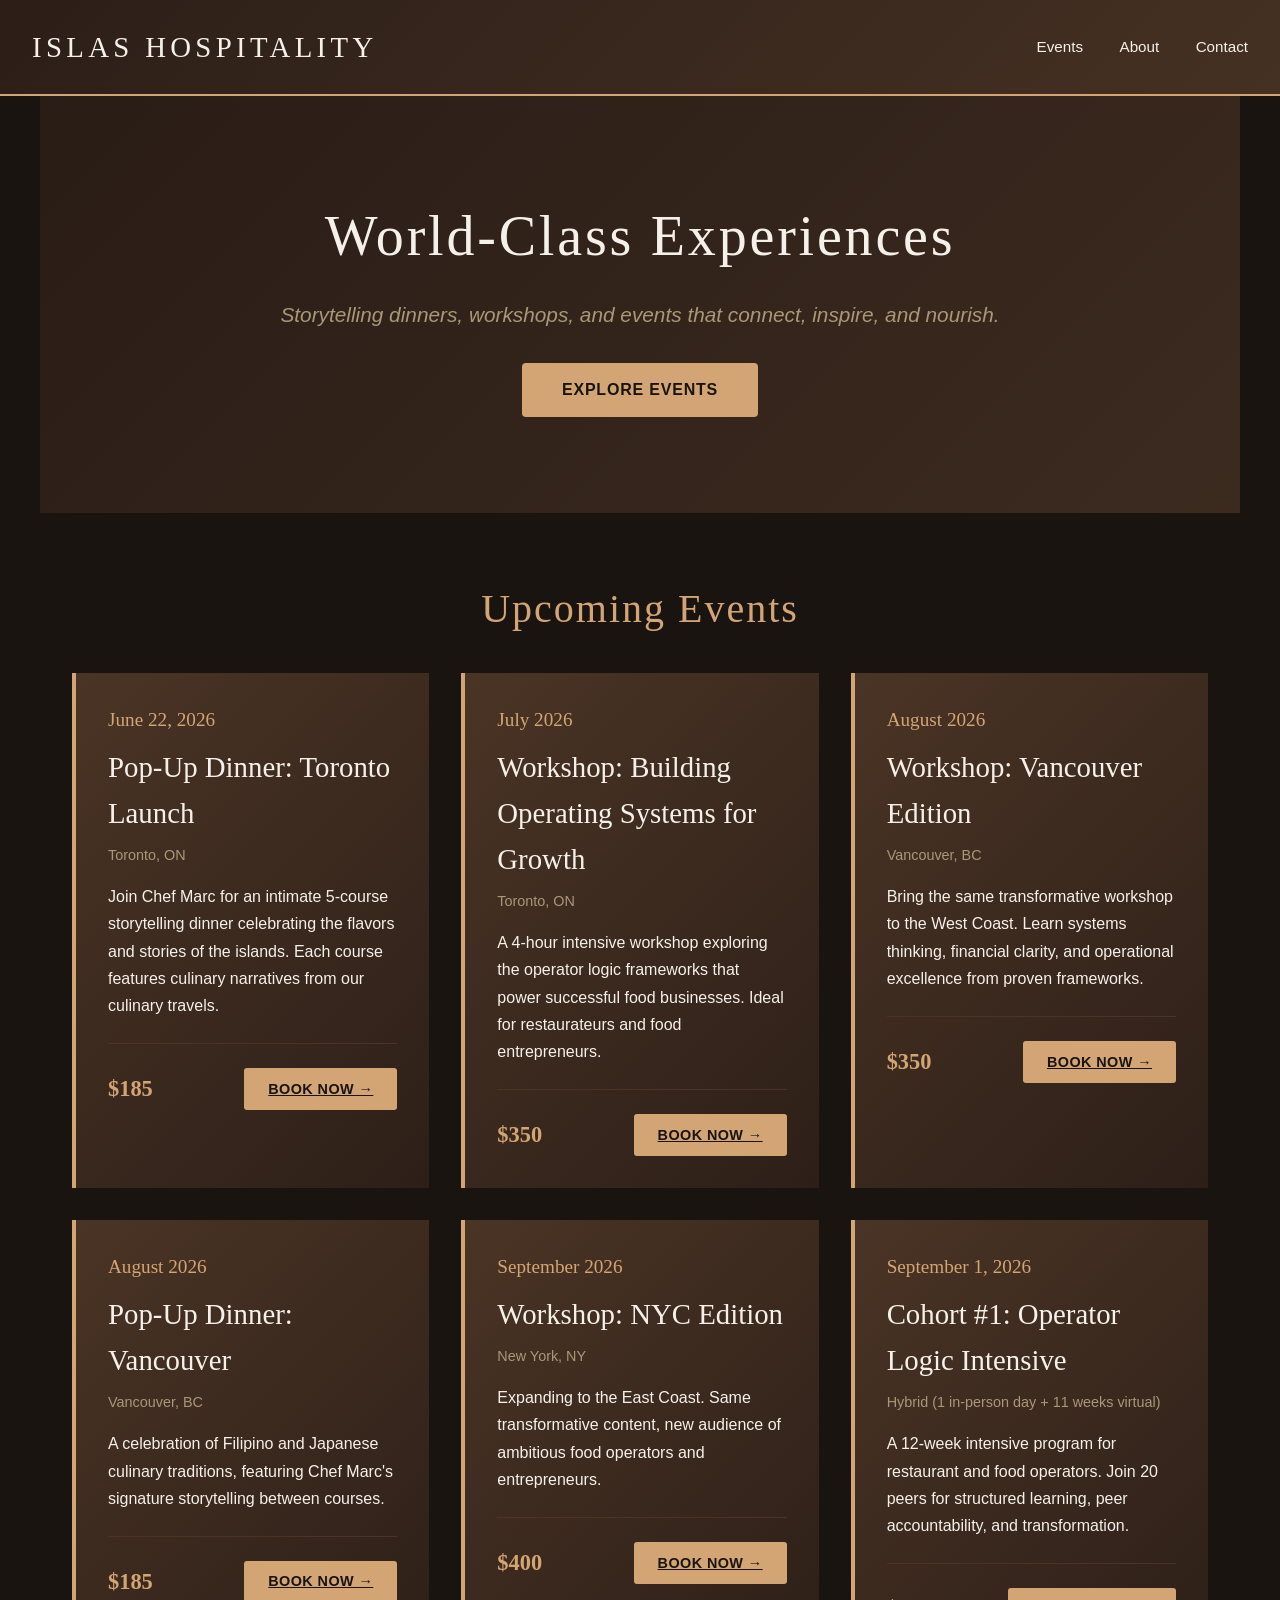
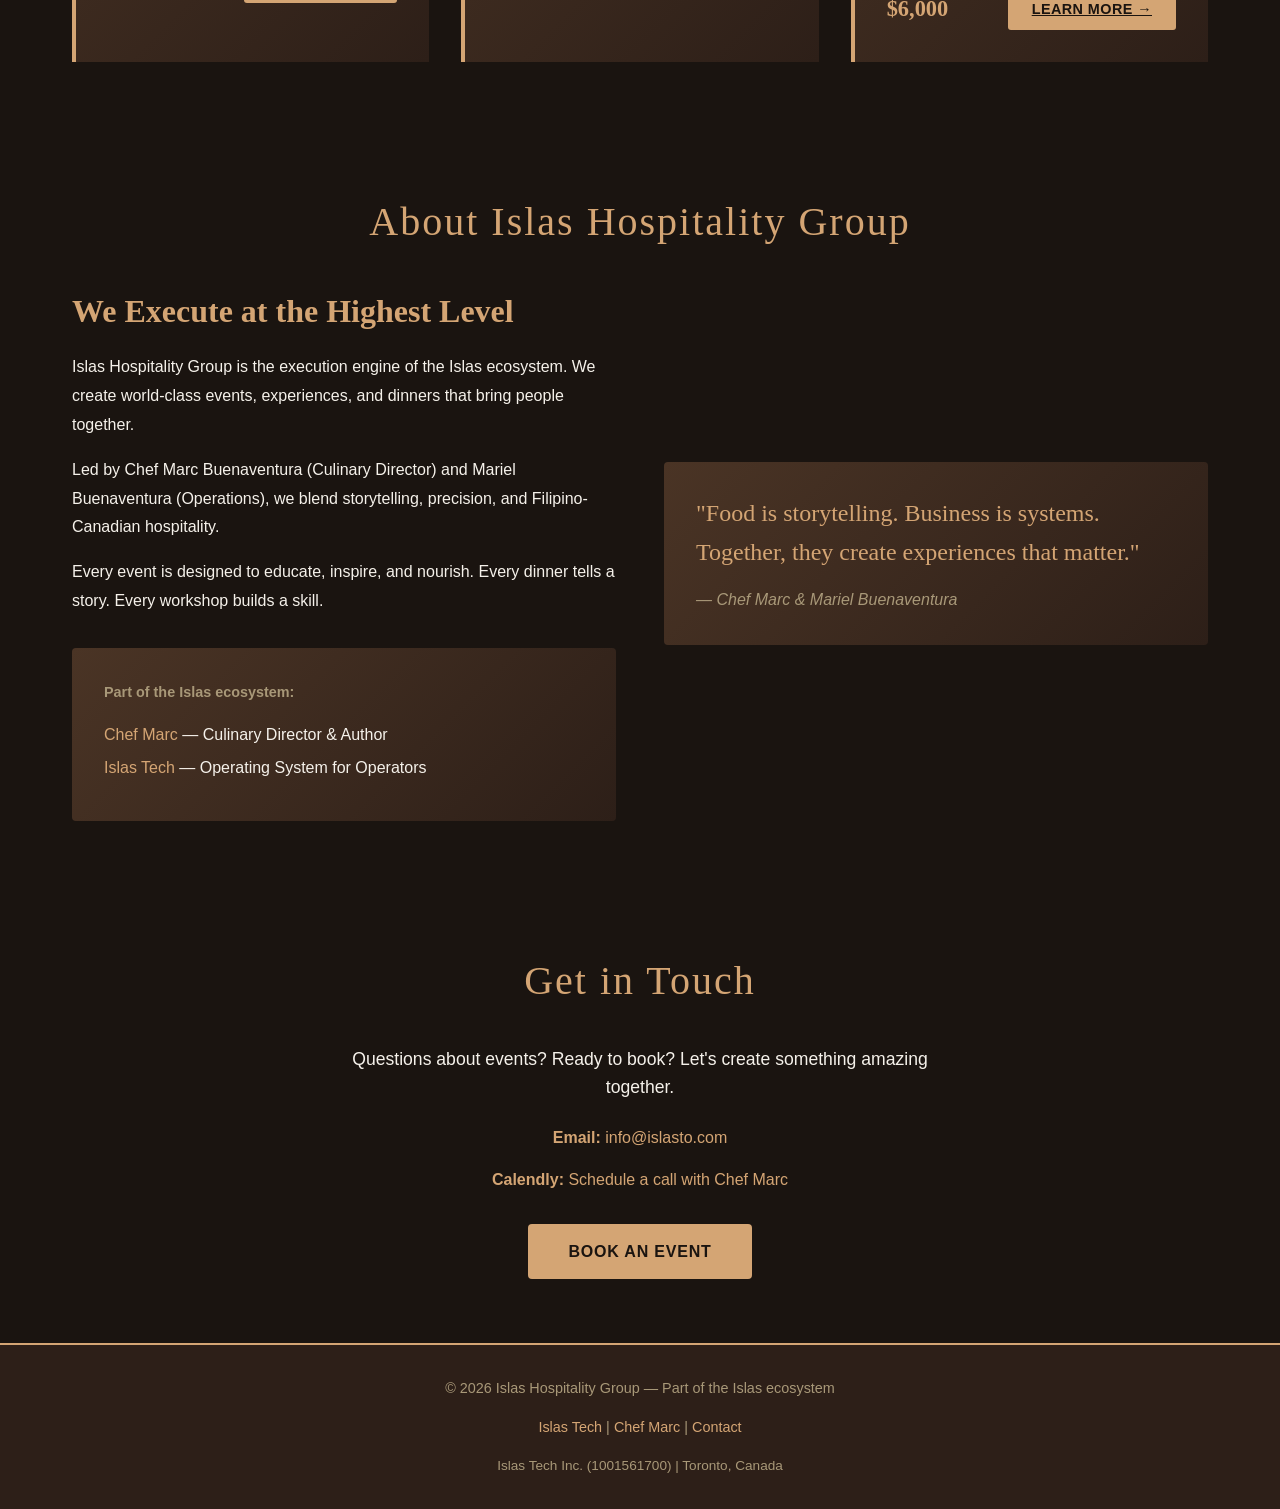
<file: sites/islasto/index.html>
<!DOCTYPE html>
<html lang="en">
<head>
    <meta charset="UTF-8">
    <meta name="viewport" content="width=device-width, initial-scale=1.0">
    <title>Islas Hospitality Group - Events & Experiences</title>
    <style>
        :root {
            --ink: #1a1410;
            --forest: #2d1f18;
            --forest-mid: #4a3425;
            --gold: #d4a574;
            --gold-light: #e8b88a;
            --cream: #f5f1ea;
            --mist: #a89878;
        }

        * {
            margin: 0;
            padding: 0;
            box-sizing: border-box;
        }

        body {
            font-family: 'DM Sans', 'Segoe UI', sans-serif;
            background: var(--ink);
            color: var(--cream);
            line-height: 1.6;
        }

        /* Header & Navigation */
        header {
            background: linear-gradient(135deg, rgba(45, 31, 24, 0.95), rgba(74, 52, 37, 0.9));
            padding: 1.5rem 2rem;
            display: flex;
            justify-content: space-between;
            align-items: center;
            border-bottom: 2px solid var(--gold);
        }

        .logo {
            font-family: 'Cormorant', serif;
            font-size: 1.8rem;
            font-weight: 400;
            letter-spacing: 0.15em;
            color: var(--cream);
        }

        nav a {
            color: var(--cream);
            text-decoration: none;
            margin-left: 2rem;
            font-size: 0.95rem;
            transition: color 0.3s ease;
            border-bottom: 2px solid transparent;
            padding-bottom: 0.25rem;
        }

        nav a:hover {
            color: var(--gold);
            border-bottom-color: var(--gold);
        }

        /* Hero Section */
        .hero {
            background: linear-gradient(135deg, rgba(45, 31, 24, 0.8), rgba(74, 52, 37, 0.7)),
                        url('data:image/svg+xml,<svg xmlns="http://www.w3.org/2000/svg" viewBox="0 0 1200 400"><rect fill="%231a1410" width="1200" height="400"/></svg>');
            background-size: cover;
            background-position: center;
            padding: 6rem 2rem;
            text-align: center;
            color: var(--cream);
        }

        .hero h1 {
            font-family: 'Cormorant', serif;
            font-size: 3.5rem;
            font-weight: 400;
            margin-bottom: 1rem;
            letter-spacing: 0.05em;
        }

        .hero p {
            font-size: 1.3rem;
            margin-bottom: 2rem;
            color: var(--mist);
            font-style: italic;
        }

        .cta-button {
            background: var(--gold);
            color: var(--ink);
            padding: 0.9rem 2.5rem;
            border: none;
            border-radius: 4px;
            font-size: 1rem;
            font-weight: 600;
            cursor: pointer;
            text-decoration: none;
            display: inline-block;
            transition: all 0.3s ease;
            text-transform: uppercase;
            letter-spacing: 0.05em;
        }

        .cta-button:hover {
            background: var(--gold-light);
            transform: translateY(-2px);
            box-shadow: 0 8px 16px rgba(212, 165, 116, 0.3);
        }

        /* Section Styling */
        section {
            padding: 4rem 2rem;
            max-width: 1200px;
            margin: 0 auto;
        }

        section h2 {
            font-family: 'Cormorant', serif;
            font-size: 2.5rem;
            font-weight: 400;
            margin-bottom: 2rem;
            text-align: center;
            color: var(--gold);
            letter-spacing: 0.05em;
        }

        /* Events Calendar */
        .events-grid {
            display: grid;
            grid-template-columns: repeat(auto-fit, minmax(320px, 1fr));
            gap: 2rem;
        }

        .event-card {
            background: linear-gradient(135deg, var(--forest-mid), var(--forest));
            padding: 2rem;
            border-left: 4px solid var(--gold);
            transition: all 0.3s ease;
        }

        .event-card:hover {
            transform: translateY(-4px);
            box-shadow: 0 12px 24px rgba(212, 165, 116, 0.2);
        }

        .event-date {
            color: var(--gold);
            font-family: 'Cormorant', serif;
            font-size: 1.2rem;
            margin-bottom: 0.5rem;
        }

        .event-title {
            font-family: 'Cormorant', serif;
            font-size: 1.8rem;
            margin-bottom: 0.5rem;
            color: var(--cream);
        }

        .event-location {
            color: var(--mist);
            font-size: 0.9rem;
            margin-bottom: 1rem;
        }

        .event-description {
            color: var(--cream);
            margin-bottom: 1.5rem;
            line-height: 1.7;
        }

        .event-details {
            display: flex;
            justify-content: space-between;
            align-items: center;
            border-top: 1px solid var(--forest-mid);
            padding-top: 1.5rem;
        }

        .event-price {
            font-family: 'Cormorant', serif;
            font-size: 1.4rem;
            color: var(--gold);
            font-weight: 600;
        }

        .book-button {
            background: var(--gold);
            color: var(--ink);
            padding: 0.6rem 1.5rem;
            border: none;
            border-radius: 3px;
            cursor: pointer;
            font-size: 0.9rem;
            font-weight: 600;
            text-transform: uppercase;
            letter-spacing: 0.03em;
            transition: all 0.3s ease;
        }

        .book-button:hover {
            background: var(--gold-light);
            transform: scale(1.05);
        }

        /* About Section */
        .about-content {
            display: grid;
            grid-template-columns: 1fr 1fr;
            gap: 3rem;
            align-items: center;
        }

        .about-text h3 {
            font-family: 'Cormorant', serif;
            font-size: 2rem;
            margin-bottom: 1rem;
            color: var(--gold);
        }

        .about-text p {
            margin-bottom: 1rem;
            color: var(--cream);
            line-height: 1.8;
        }

        /* Connected Projects */
        .connected-projects {
            background: linear-gradient(135deg, var(--forest-mid), var(--forest));
            padding: 2rem;
            border-radius: 4px;
            margin-top: 2rem;
        }

        .connected-projects p {
            color: var(--mist);
            margin-bottom: 1rem;
            font-size: 0.9rem;
        }

        .connected-projects ul {
            list-style: none;
        }

        .connected-projects li {
            margin-bottom: 0.5rem;
        }

        .connected-projects a {
            color: var(--gold);
            text-decoration: none;
            transition: color 0.3s ease;
        }

        .connected-projects a:hover {
            color: var(--gold-light);
        }

        /* Footer */
        footer {
            background: var(--forest);
            padding: 2rem;
            text-align: center;
            border-top: 2px solid var(--gold);
            color: var(--mist);
            font-size: 0.9rem;
        }

        footer a {
            color: var(--gold);
            text-decoration: none;
        }

        footer a:hover {
            color: var(--gold-light);
        }

        /* Responsive */
        @media (max-width: 768px) {
            header {
                flex-direction: column;
                gap: 1rem;
            }

            nav a {
                margin-left: 1rem;
            }

            .hero h1 {
                font-size: 2.5rem;
            }

            .about-content {
                grid-template-columns: 1fr;
            }

            section {
                padding: 2rem 1rem;
            }
        }
    </style>
</head>
<body>
    <!-- Header -->
    <header>
        <div class="logo">ISLAS HOSPITALITY</div>
        <nav>
            <a href="#events">Events</a>
            <a href="#about">About</a>
            <a href="#contact">Contact</a>
        </nav>
    </header>

    <!-- Hero Section -->
    <section class="hero">
        <h1>World-Class Experiences</h1>
        <p>Storytelling dinners, workshops, and events that connect, inspire, and nourish.</p>
        <a href="#events" class="cta-button">Explore Events</a>
    </section>

    <!-- Events Calendar Section -->
    <section id="events">
        <h2>Upcoming Events</h2>
        <div class="events-grid">
            <!-- June 22: Pop-up Dinner -->
            <div class="event-card">
                <div class="event-date">June 22, 2026</div>
                <div class="event-title">Pop-Up Dinner: Toronto Launch</div>
                <div class="event-location">Toronto, ON</div>
                <div class="event-description">
                    Join Chef Marc for an intimate 5-course storytelling dinner celebrating the flavors and stories of the islands. Each course features culinary narratives from our culinary travels.
                </div>
                <div class="event-details">
                    <span class="event-price">$185</span>
                    <a href="https://calendly.com/marcbuen" class="book-button">Book Now →</a>
                </div>
            </div>

            <!-- July Workshop -->
            <div class="event-card">
                <div class="event-date">July 2026</div>
                <div class="event-title">Workshop: Building Operating Systems for Growth</div>
                <div class="event-location">Toronto, ON</div>
                <div class="event-description">
                    A 4-hour intensive workshop exploring the operator logic frameworks that power successful food businesses. Ideal for restaurateurs and food entrepreneurs.
                </div>
                <div class="event-details">
                    <span class="event-price">$350</span>
                    <a href="https://calendly.com/marcbuen" class="book-button">Book Now →</a>
                </div>
            </div>

            <!-- August Workshop -->
            <div class="event-card">
                <div class="event-date">August 2026</div>
                <div class="event-title">Workshop: Vancouver Edition</div>
                <div class="event-location">Vancouver, BC</div>
                <div class="event-description">
                    Bring the same transformative workshop to the West Coast. Learn systems thinking, financial clarity, and operational excellence from proven frameworks.
                </div>
                <div class="event-details">
                    <span class="event-price">$350</span>
                    <a href="https://calendly.com/marcbuen" class="book-button">Book Now →</a>
                </div>
            </div>

            <!-- August Dinner -->
            <div class="event-card">
                <div class="event-date">August 2026</div>
                <div class="event-title">Pop-Up Dinner: Vancouver</div>
                <div class="event-location">Vancouver, BC</div>
                <div class="event-description">
                    A celebration of Filipino and Japanese culinary traditions, featuring Chef Marc's signature storytelling between courses.
                </div>
                <div class="event-details">
                    <span class="event-price">$185</span>
                    <a href="https://calendly.com/marcbuen" class="book-button">Book Now →</a>
                </div>
            </div>

            <!-- September Workshop -->
            <div class="event-card">
                <div class="event-date">September 2026</div>
                <div class="event-title">Workshop: NYC Edition</div>
                <div class="event-location">New York, NY</div>
                <div class="event-description">
                    Expanding to the East Coast. Same transformative content, new audience of ambitious food operators and entrepreneurs.
                </div>
                <div class="event-details">
                    <span class="event-price">$400</span>
                    <a href="https://calendly.com/marcbuen" class="book-button">Book Now →</a>
                </div>
            </div>

            <!-- Cohort Launch -->
            <div class="event-card">
                <div class="event-date">September 1, 2026</div>
                <div class="event-title">Cohort #1: Operator Logic Intensive</div>
                <div class="event-location">Hybrid (1 in-person day + 11 weeks virtual)</div>
                <div class="event-description">
                    A 12-week intensive program for restaurant and food operators. Join 20 peers for structured learning, peer accountability, and transformation.
                </div>
                <div class="event-details">
                    <span class="event-price">$6,000</span>
                    <a href="https://islastech.tech" class="book-button">Learn More →</a>
                </div>
            </div>
        </div>
    </section>

    <!-- About Section -->
    <section id="about">
        <h2>About Islas Hospitality Group</h2>
        <div class="about-content">
            <div class="about-text">
                <h3>We Execute at the Highest Level</h3>
                <p>
                    Islas Hospitality Group is the execution engine of the Islas ecosystem. We create world-class events, experiences, and dinners that bring people together.
                </p>
                <p>
                    Led by Chef Marc Buenaventura (Culinary Director) and Mariel Buenaventura (Operations), we blend storytelling, precision, and Filipino-Canadian hospitality.
                </p>
                <p>
                    Every event is designed to educate, inspire, and nourish. Every dinner tells a story. Every workshop builds a skill.
                </p>
                <div class="connected-projects">
                    <p><strong>Part of the Islas ecosystem:</strong></p>
                    <ul>
                        <li><a href="https://marcbuen.com">Chef Marc</a> — Culinary Director & Author</li>
                        <li><a href="https://islastech.tech">Islas Tech</a> — Operating System for Operators</li>
                    </ul>
                </div>
            </div>
            <div style="background: linear-gradient(135deg, var(--forest-mid), var(--forest)); padding: 2rem; border-radius: 4px;">
                <p style="color: var(--gold); font-family: 'Cormorant', serif; font-size: 1.5rem; margin-bottom: 1rem;">
                    "Food is storytelling. Business is systems. Together, they create experiences that matter."
                </p>
                <p style="color: var(--mist); font-style: italic;">
                    — Chef Marc & Mariel Buenaventura
                </p>
            </div>
        </div>
    </section>

    <!-- Contact Section -->
    <section id="contact">
        <h2>Get in Touch</h2>
        <div style="text-align: center; max-width: 600px; margin: 0 auto;">
            <p style="font-size: 1.1rem; margin-bottom: 1.5rem;">
                Questions about events? Ready to book? Let's create something amazing together.
            </p>
            <p style="margin-bottom: 1rem;">
                <strong style="color: var(--gold);">Email:</strong> <a href="mailto:info@islasto.com" style="color: var(--gold); text-decoration: none;">info@islasto.com</a>
            </p>
            <p style="margin-bottom: 2rem;">
                <strong style="color: var(--gold);">Calendly:</strong> <a href="https://calendly.com/marcbuen" style="color: var(--gold); text-decoration: none;">Schedule a call with Chef Marc</a>
            </p>
            <a href="https://calendly.com/marcbuen" class="cta-button">Book an Event</a>
        </div>
    </section>

    <!-- Footer -->
    <footer>
        <p style="margin-bottom: 1rem;">© 2026 Islas Hospitality Group — Part of the Islas ecosystem</p>
        <p>
            <a href="https://islastech.tech">Islas Tech</a> | 
            <a href="https://marcbuen.com">Chef Marc</a> | 
            <a href="mailto:info@islasto.com">Contact</a>
        </p>
        <p style="margin-top: 1rem; font-size: 0.85rem;">
            Islas Tech Inc. (1001561700) | Toronto, Canada
        </p>
    </footer>
</body>
</html>
</file>
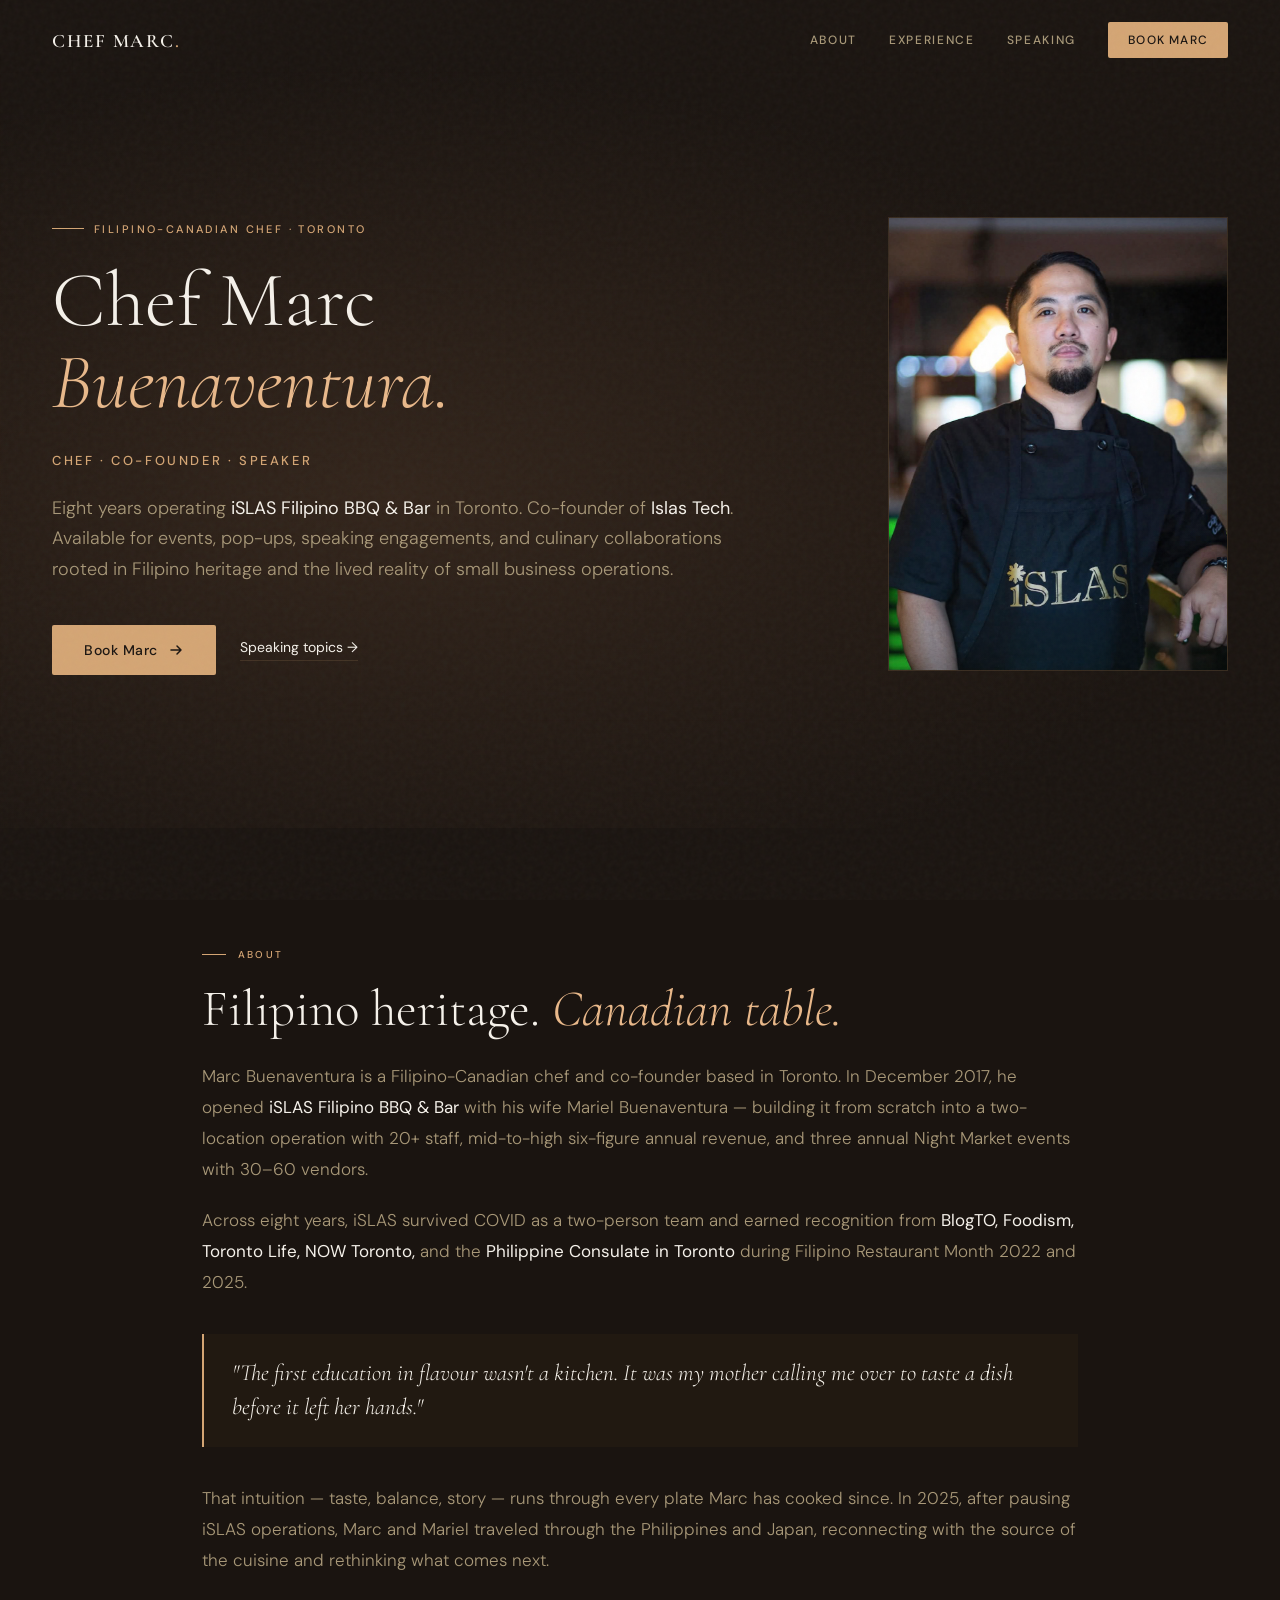
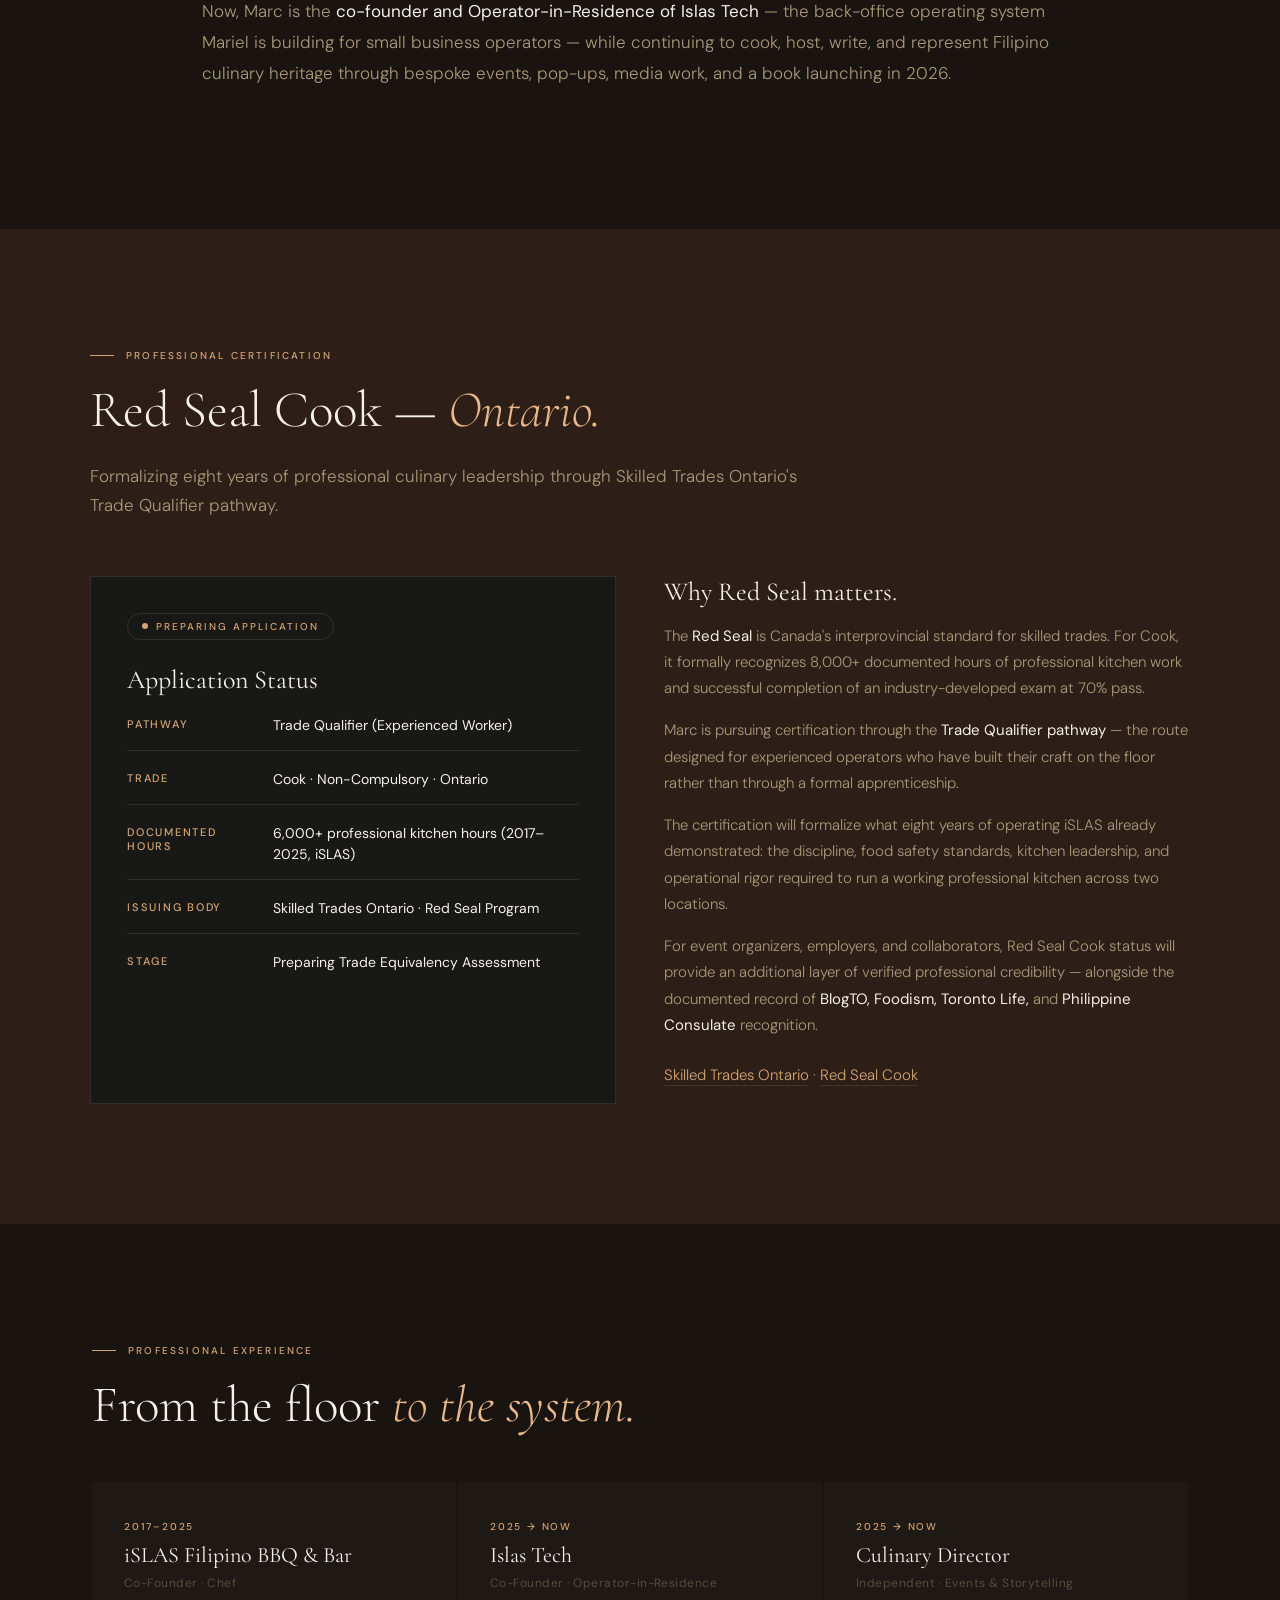
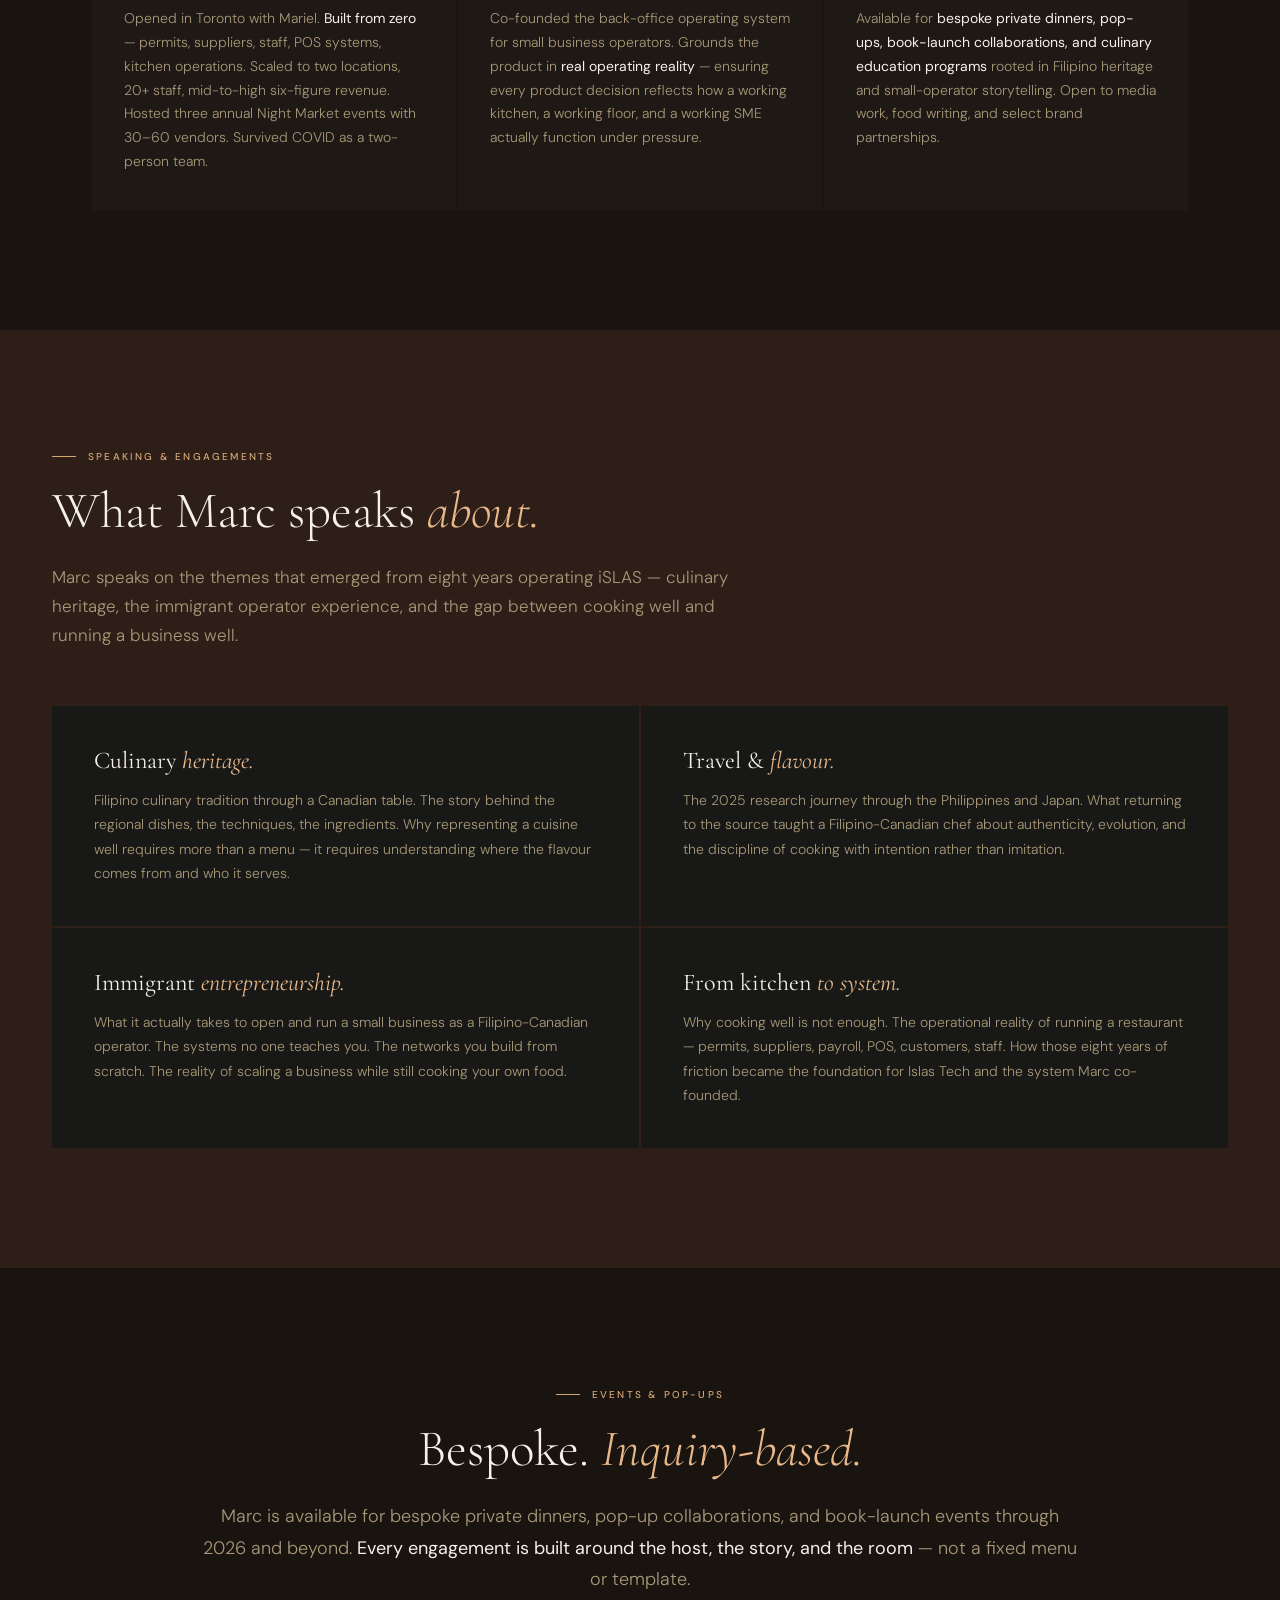
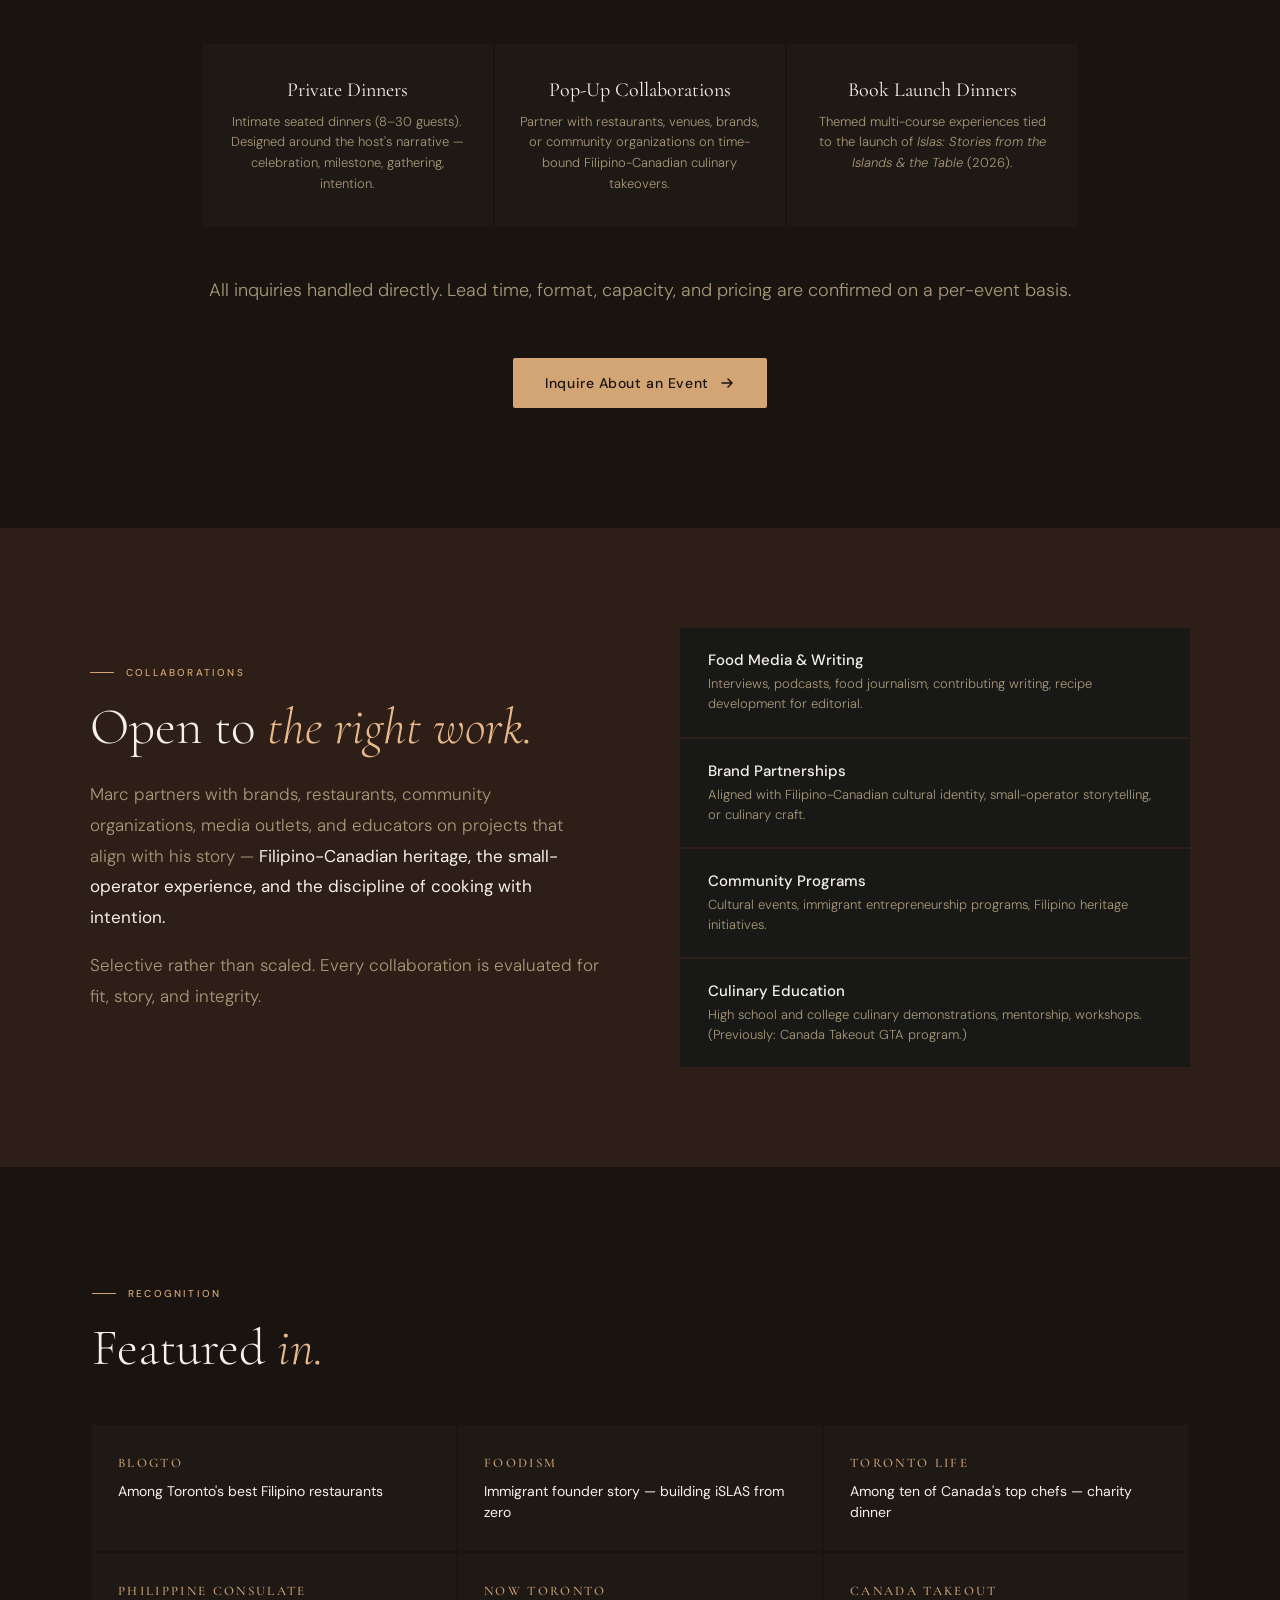
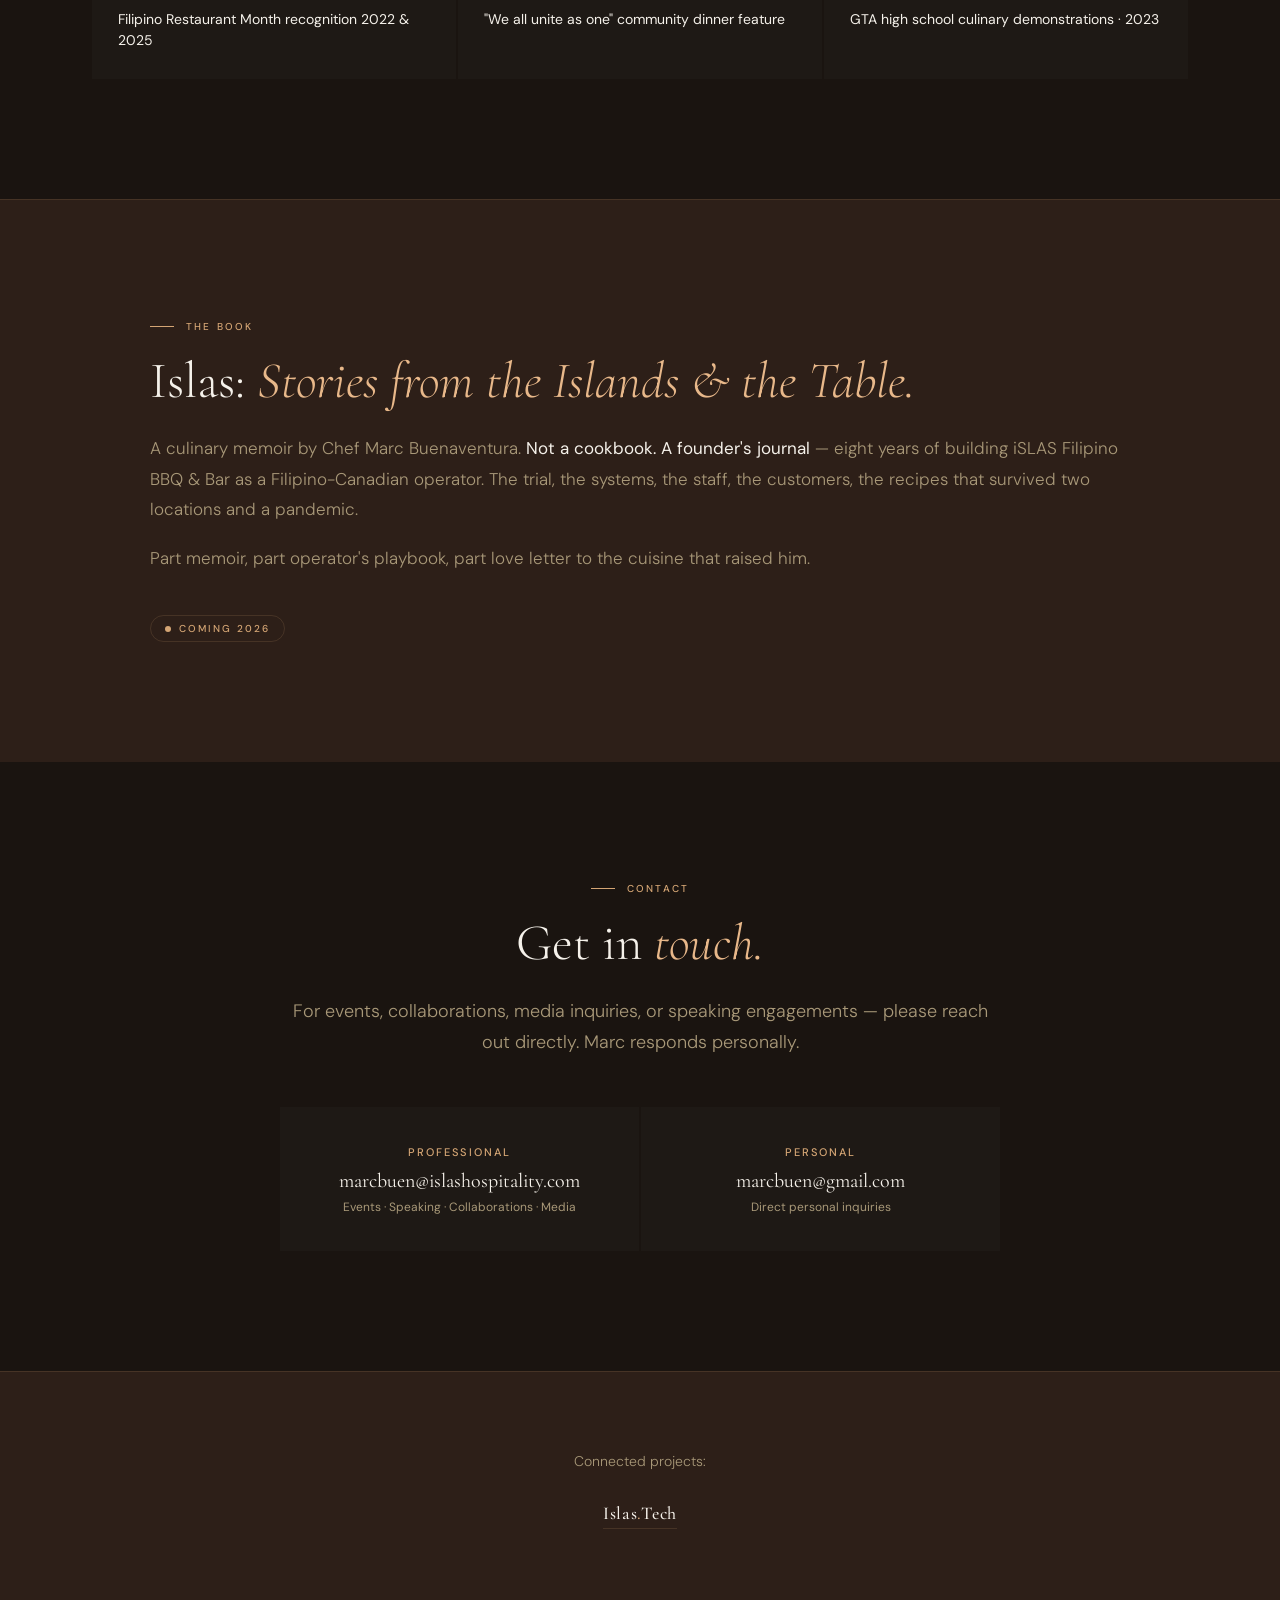
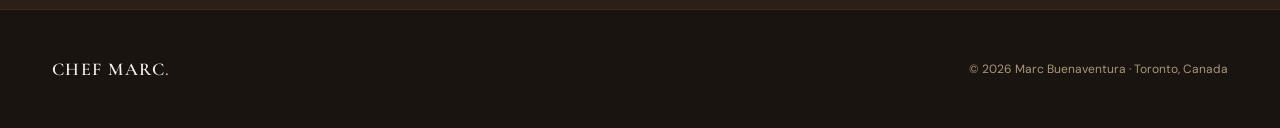
<file: sites/marcbuen/index.html>
<!DOCTYPE html>
<html lang="en">
<head>
  <meta charset="UTF-8" />
  <meta name="viewport" content="width=device-width, initial-scale=1.0" />
  <title>Chef Marc Buenaventura — Filipino-Canadian Chef, Co-Founder, Speaker</title>
  <meta name="description" content="Chef Marc Buenaventura — Filipino-Canadian chef, co-founder of iSLAS Filipino BBQ & Bar and Islas Tech. Available for events, pop-ups, speaking engagements, and collaborations. Red Seal Cook (Ontario) preparing application.">
  <link rel="preconnect" href="https://fonts.googleapis.com">
  <link rel="preconnect" href="https://fonts.gstatic.com" crossorigin>
  <link href="https://fonts.googleapis.com/css2?family=Cormorant+Garamond:ital,wght@0,300;0,400;0,600;1,300;1,400&family=DM+Sans:wght@300;400;500&display=swap" rel="stylesheet">
  <style>
    :root {
      --ink: #1a1410;
      --forest: #2d1f18;
      --forest-mid: #4a3425;
      --gold: #d4a574;
      --gold-light: #e8b88a;
      --gold-dim: rgba(212,165,116,0.15);
      --cream: #f5f1ea;
      --mist: #a89878;
      --mist-dim: rgba(168,152,120,0.4);
    }
    *, *::before, *::after { box-sizing: border-box; margin: 0; padding: 0; }
    html { scroll-behavior: smooth; }
    body { font-family: 'DM Sans', sans-serif; background: var(--ink); color: var(--cream); overflow-x: hidden; }
    body::after {
      content: ''; position: fixed; inset: 0;
      background-image: url("data:image/svg+xml,%3Csvg viewBox='0 0 200 200' xmlns='http://www.w3.org/2000/svg'%3E%3Cfilter id='n'%3E%3CfeTurbulence type='fractalNoise' baseFrequency='0.85' numOctaves='4' stitchTiles='stitch'/%3E%3C/filter%3E%3Crect width='100%25' height='100%25' filter='url(%23n)' opacity='0.035'/%3E%3C/svg%3E");
      pointer-events: none; z-index: 999;
    }

    /* NAV */
    nav { position: fixed; top: 0; left: 0; right: 0; z-index: 100; display: flex; justify-content: space-between; align-items: center; padding: 22px 52px; transition: all 0.4s; }
    nav.scrolled { background: rgba(10,22,20,0.94); backdrop-filter: blur(16px); border-bottom: 1px solid var(--gold-dim); }
    .nav-logo { font-family: 'Cormorant Garamond', serif; font-size: 19px; font-weight: 600; letter-spacing: 0.1em; color: var(--cream); text-decoration: none; }
    .nav-logo span { color: var(--gold); }
    .nav-links { display: flex; gap: 32px; align-items: center; }
    .nav-link { font-size: 12px; font-weight: 500; letter-spacing: 0.14em; text-transform: uppercase; color: var(--mist); text-decoration: none; transition: color 0.2s; }
    .nav-link:hover { color: var(--gold); }
    .nav-cta { font-size: 12px; font-weight: 500; letter-spacing: 0.1em; text-transform: uppercase; color: var(--ink); background: var(--gold); padding: 10px 20px; border-radius: 2px; text-decoration: none; transition: background 0.2s; }
    .nav-cta:hover { background: var(--gold-light); }

    /* HERO */
    .hero { min-height: 92vh; display: flex; align-items: center; padding: 160px 52px 100px; position: relative; overflow: hidden; }
    .hero-bg { position: absolute; inset: 0; background: radial-gradient(ellipse 100% 80% at 30% 60%, rgba(74,52,37,0.5) 0%, var(--ink) 65%); }
    .hero-grid { position: absolute; inset: 0; background-image: linear-gradient(rgba(200,151,62,0.04) 1px, transparent 1px), linear-gradient(90deg, rgba(200,151,62,0.04) 1px, transparent 1px); background-size: 72px 72px; mask-image: linear-gradient(to bottom, transparent, rgba(0,0,0,0.3) 40%, transparent); }
    .hero-content { position: relative; z-index: 2; max-width: 1200px; margin: 0 auto; width: 100%; display: grid; grid-template-columns: 1fr 340px; gap: 80px; align-items: center; }
    .hero-text { max-width: 720px; }
    .hero-eyebrow { display: inline-flex; align-items: center; gap: 10px; font-size: 11px; font-weight: 500; letter-spacing: 0.22em; text-transform: uppercase; color: var(--gold); margin-bottom: 24px; opacity: 0; animation: fadeUp 0.7s 0.2s forwards; }
    .hero-eyebrow::before { content: ''; width: 32px; height: 1px; background: var(--gold); }
    .hero h1 { font-family: 'Cormorant Garamond', serif; font-size: clamp(46px, 6.2vw, 78px); font-weight: 300; line-height: 1.05; color: var(--cream); margin-bottom: 28px; opacity: 0; animation: fadeUp 0.9s 0.4s forwards; }
    .hero h1 em { font-style: italic; color: var(--gold-light); }
    .hero-roles { font-size: 13px; font-weight: 500; letter-spacing: 0.2em; text-transform: uppercase; color: var(--gold); margin-bottom: 24px; opacity: 0; animation: fadeUp 0.9s 0.55s forwards; }
    .hero-sub { font-size: 18px; font-weight: 300; color: var(--mist); line-height: 1.7; margin-bottom: 40px; opacity: 0; animation: fadeUp 0.9s 0.7s forwards; }
    .hero-sub strong { color: var(--cream); font-weight: 400; }
    .hero-actions { display: flex; gap: 24px; align-items: center; flex-wrap: wrap; opacity: 0; animation: fadeUp 0.9s 0.85s forwards; }
    .hero-portrait { width: 340px; aspect-ratio: 3/4; border: 1px solid var(--gold-dim); overflow: hidden; position: relative; opacity: 0; animation: fadeUp 0.9s 0.5s forwards; }
    .hero-portrait img { width: 100%; height: 100%; object-fit: cover; object-position: center top; display: block; }
    .hero-portrait::after { content: ''; position: absolute; inset: 0; background: linear-gradient(180deg, transparent 60%, rgba(10,22,20,0.4) 100%); pointer-events: none; }

    .btn-primary { display: inline-flex; align-items: center; gap: 10px; background: var(--gold); color: var(--ink); font-size: 14px; font-weight: 500; letter-spacing: 0.04em; padding: 16px 32px; border-radius: 2px; text-decoration: none; transition: all 0.2s; }
    .btn-primary:hover { background: var(--gold-light); transform: translateY(-1px); box-shadow: 0 12px 40px rgba(200,151,62,0.35); }
    .btn-primary svg { transition: transform 0.2s; }
    .btn-primary:hover svg { transform: translateX(4px); }
    .btn-text { display: inline-flex; align-items: center; gap: 8px; color: var(--cream); font-size: 14px; font-weight: 400; text-decoration: none; border-bottom: 1px solid var(--gold-dim); padding-bottom: 4px; transition: all 0.2s; }
    .btn-text:hover { color: var(--gold); border-bottom-color: var(--gold); }

    /* SECTION SHARED */
    .section-tag { font-size: 10px; font-weight: 500; letter-spacing: 0.22em; text-transform: uppercase; color: var(--gold); margin-bottom: 20px; display: flex; align-items: center; gap: 12px; }
    .section-tag::before { content: ''; width: 24px; height: 1px; background: var(--gold); }
    h2 { font-family: 'Cormorant Garamond', serif; font-size: clamp(32px, 4vw, 52px); font-weight: 300; line-height: 1.1; color: var(--cream); margin-bottom: 24px; }
    h2 em { font-style: italic; color: var(--gold-light); }

    /* ABOUT */
    .about-section { padding: 120px 52px; max-width: 980px; margin: 0 auto; }
    .about-section p { font-size: 17px; font-weight: 300; line-height: 1.82; color: var(--mist); margin-bottom: 20px; }
    .about-section p strong { color: var(--cream); font-weight: 400; }
    .pull-quote { border-left: 2px solid var(--gold); padding: 22px 28px; margin: 36px 0; background: rgba(200,151,62,0.04); }
    .pull-quote p { font-family: 'Cormorant Garamond', serif; font-size: 23px; font-weight: 300; font-style: italic; color: var(--cream); line-height: 1.5; margin: 0; }

    /* RED SEAL */
    .redseal-section { background: var(--forest); padding: 120px 52px; }
    .redseal-inner { max-width: 1100px; margin: 0 auto; }
    .redseal-header { max-width: 720px; margin-bottom: 56px; }
    .redseal-header p { font-size: 17px; font-weight: 300; line-height: 1.7; color: var(--mist); margin-top: 16px; }
    .redseal-grid { display: grid; grid-template-columns: 1fr 1fr; gap: 48px; }
    .redseal-status { background: rgba(10,22,20,0.6); padding: 36px; border: 1px solid var(--gold-dim); }
    .redseal-status h3 { font-family: 'Cormorant Garamond', serif; font-size: 26px; font-weight: 400; color: var(--cream); margin-bottom: 8px; }
    .status-badge { display: inline-flex; align-items: center; gap: 8px; padding: 6px 14px; border: 1px solid var(--gold-dim); border-radius: 100px; font-size: 10px; font-weight: 500; letter-spacing: 0.2em; text-transform: uppercase; color: var(--gold); margin-bottom: 24px; }
    .status-badge .dot { width: 6px; height: 6px; border-radius: 50%; background: var(--gold); }
    .redseal-status-list { display: flex; flex-direction: column; gap: 18px; margin-top: 20px; }
    .status-row { display: grid; grid-template-columns: 130px 1fr; gap: 16px; padding-bottom: 14px; border-bottom: 1px solid var(--gold-dim); }
    .status-row:last-child { border-bottom: none; padding-bottom: 0; }
    .status-row .label { font-size: 11px; font-weight: 500; letter-spacing: 0.16em; text-transform: uppercase; color: var(--gold); padding-top: 2px; }
    .status-row .value { font-size: 14px; color: var(--cream); line-height: 1.5; }
    .redseal-explain p { font-size: 15px; font-weight: 300; line-height: 1.75; color: var(--mist); margin-bottom: 16px; }
    .redseal-explain strong { color: var(--cream); font-weight: 400; }
    .redseal-explain a { color: var(--gold); text-decoration: none; border-bottom: 1px solid var(--gold-dim); transition: border-color 0.2s; }
    .redseal-explain a:hover { border-bottom-color: var(--gold); }

    /* EXPERIENCE */
    .experience-section { padding: 120px 52px; max-width: 1200px; margin: 0 auto; }
    .experience-grid { display: grid; grid-template-columns: repeat(3, 1fr); gap: 2px; margin-top: 48px; }
    .exp-card { background: rgba(255,255,255,0.02); padding: 36px 32px; border-top: 2px solid transparent; transition: all 0.3s; }
    .exp-card:hover { border-top-color: var(--gold); background: rgba(200,151,62,0.04); }
    .exp-period { font-size: 10px; font-weight: 500; letter-spacing: 0.18em; text-transform: uppercase; color: var(--gold); margin-bottom: 8px; }
    .exp-card h3 { font-family: 'Cormorant Garamond', serif; font-size: 22px; font-weight: 400; color: var(--cream); margin-bottom: 6px; line-height: 1.3; }
    .exp-role { font-size: 12px; color: var(--mist-dim); letter-spacing: 0.04em; margin-bottom: 16px; }
    .exp-card p { font-size: 14px; font-weight: 300; color: var(--mist); line-height: 1.7; }
    .exp-card strong { color: var(--cream); font-weight: 400; }

    /* SPEAKING TOPICS */
    .topics-section { background: var(--forest); padding: 120px 52px; }
    .topics-inner { max-width: 1200px; margin: 0 auto; }
    .topics-intro { max-width: 720px; margin-bottom: 56px; }
    .topics-intro p { font-size: 17px; font-weight: 300; line-height: 1.7; color: var(--mist); margin-top: 16px; }
    .topics-grid { display: grid; grid-template-columns: repeat(2, 1fr); gap: 2px; }
    .topic-card { background: rgba(10,22,20,0.6); padding: 40px; border-left: 2px solid transparent; transition: all 0.3s; }
    .topic-card:hover { border-left-color: var(--gold); background: rgba(10,22,20,0.9); }
    .topic-card h3 { font-family: 'Cormorant Garamond', serif; font-size: 24px; font-weight: 400; color: var(--cream); margin-bottom: 12px; line-height: 1.25; }
    .topic-card h3 em { font-style: italic; color: var(--gold-light); }
    .topic-card p { font-size: 14px; font-weight: 300; color: var(--mist); line-height: 1.75; }

    /* EVENTS */
    .events-section { padding: 120px 52px; max-width: 980px; margin: 0 auto; text-align: center; }
    .events-inner h2 { margin-bottom: 24px; }
    .events-inner p { font-size: 18px; font-weight: 300; line-height: 1.75; color: var(--mist); margin-bottom: 20px; }
    .events-inner p strong { color: var(--cream); font-weight: 400; }
    .events-types { display: grid; grid-template-columns: repeat(3, 1fr); gap: 2px; margin: 48px 0; }
    .event-type { background: rgba(255,255,255,0.02); padding: 32px 24px; border-top: 2px solid transparent; transition: all 0.3s; }
    .event-type:hover { border-top-color: var(--gold); background: rgba(200,151,62,0.04); }
    .event-type h4 { font-family: 'Cormorant Garamond', serif; font-size: 20px; font-weight: 400; color: var(--cream); margin-bottom: 10px; }
    .event-type p { font-size: 13px; font-weight: 300; color: var(--mist); line-height: 1.6; margin: 0; }

    /* COLLABORATIONS */
    .collab-section { background: var(--forest); padding: 100px 52px; }
    .collab-inner { max-width: 1100px; margin: 0 auto; display: grid; grid-template-columns: 1fr 1fr; gap: 80px; align-items: center; }
    .collab-text p { font-size: 17px; font-weight: 300; line-height: 1.8; color: var(--mist); margin-bottom: 18px; }
    .collab-text strong { color: var(--cream); font-weight: 400; }
    .collab-list { display: flex; flex-direction: column; gap: 2px; }
    .collab-item { padding: 22px 26px; background: rgba(10,22,20,0.6); border-left: 2px solid transparent; transition: all 0.3s; }
    .collab-item:hover { border-left-color: var(--gold); background: rgba(10,22,20,0.9); }
    .collab-item h4 { font-size: 15px; font-weight: 500; color: var(--cream); margin-bottom: 4px; }
    .collab-item p { font-size: 13px; font-weight: 300; color: var(--mist); line-height: 1.55; margin: 0; }

    /* MEDIA */
    .media-section { padding: 120px 52px; max-width: 1200px; margin: 0 auto; }
    .media-grid { display: grid; grid-template-columns: repeat(3, 1fr); gap: 2px; margin-top: 48px; }
    .media-card { background: rgba(255,255,255,0.02); padding: 28px 26px; border-top: 2px solid transparent; transition: all 0.3s; }
    .media-card:hover { border-top-color: var(--gold); background: rgba(200,151,62,0.04); }
    .media-source { font-family: 'Cormorant Garamond', serif; font-size: 13px; font-weight: 500; letter-spacing: 0.18em; text-transform: uppercase; color: var(--gold); margin-bottom: 10px; }
    .media-card .title { font-size: 14px; font-weight: 400; color: var(--cream); line-height: 1.5; }

    /* BOOK */
    .book-section { background: var(--forest); padding: 120px 52px; border-top: 1px solid var(--gold-dim); }
    .book-inner { max-width: 980px; margin: 0 auto; }
    .book-section p { font-size: 17px; font-weight: 300; line-height: 1.8; color: var(--mist); margin-bottom: 18px; }
    .book-section strong { color: var(--cream); font-weight: 400; }
    .book-meta { display: inline-flex; align-items: center; gap: 8px; padding: 6px 14px; border: 1px solid var(--gold-dim); border-radius: 100px; font-size: 10px; font-weight: 500; letter-spacing: 0.2em; text-transform: uppercase; color: var(--gold); margin-top: 24px; }
    .book-meta .dot { width: 6px; height: 6px; border-radius: 50%; background: var(--gold); }

    /* CONTACT */
    .contact-section { padding: 120px 52px; text-align: center; }
    .contact-inner { max-width: 720px; margin: 0 auto; }
    .contact-inner h2 { margin-bottom: 24px; }
    .contact-inner > p { font-size: 18px; font-weight: 300; line-height: 1.75; color: var(--mist); margin-bottom: 48px; }
    .contact-grid { display: grid; grid-template-columns: 1fr 1fr; gap: 2px; }
    .contact-card { padding: 36px 28px; background: rgba(255,255,255,0.02); border-top: 2px solid transparent; transition: all 0.3s; text-decoration: none; }
    .contact-card:hover { border-top-color: var(--gold); background: rgba(200,151,62,0.04); }
    .contact-label { font-size: 11px; font-weight: 500; letter-spacing: 0.18em; text-transform: uppercase; color: var(--gold); margin-bottom: 10px; }
    .contact-value { font-family: 'Cormorant Garamond', serif; font-size: 20px; font-weight: 400; color: var(--cream); }
    .contact-context { font-size: 12px; color: var(--mist); margin-top: 6px; }

    /* ECOSYSTEM */
    .ecosystem-section { background: var(--forest); padding: 80px 52px; border-top: 1px solid var(--gold-dim); }
    .ecosystem-inner { max-width: 1100px; margin: 0 auto; text-align: center; }
    .ecosystem-inner > p { font-size: 14px; font-weight: 300; color: var(--mist); margin-bottom: 32px; }
    .ecosystem-links { display: flex; gap: 40px; justify-content: center; flex-wrap: wrap; }
    .ecosystem-link { color: var(--cream); text-decoration: none; font-family: 'Cormorant Garamond', serif; font-size: 18px; font-weight: 500; letter-spacing: 0.04em; padding-bottom: 4px; border-bottom: 1px solid var(--gold-dim); transition: all 0.2s; }
    .ecosystem-link:hover { color: var(--gold); border-bottom-color: var(--gold); }
    .ecosystem-link span { color: var(--gold); }

    /* FOOTER */
    footer { border-top: 1px solid var(--gold-dim); padding: 48px 52px; display: flex; justify-content: space-between; align-items: center; flex-wrap: wrap; gap: 16px; }
    .footer-logo { font-family: 'Cormorant Garamond', serif; font-size: 18px; font-weight: 600; color: var(--cream); letter-spacing: 0.08em; }
    .footer-logo span { color: var(--gold); }
    footer p { font-size: 12px; color: var(--mist); }

    /* ANIMATIONS */
    @keyframes fadeUp { from { opacity: 0; transform: translateY(24px); } to { opacity: 1; transform: translateY(0); } }

    /* RESPONSIVE */
    @media (max-width: 900px) {
      nav { padding: 20px 24px; }
      .nav-links .nav-link { display: none; }
      .hero { padding: 120px 24px 60px; }
      .hero-content { grid-template-columns: 1fr; gap: 48px; }
      .hero-portrait { width: 100%; max-width: 280px; margin: 0 auto; }
      .about-section { padding: 80px 24px; }
      .redseal-section { padding: 80px 24px; }
      .redseal-grid { grid-template-columns: 1fr; gap: 32px; }
      .experience-section { padding: 80px 24px; }
      .experience-grid { grid-template-columns: 1fr; }
      .topics-section { padding: 80px 24px; }
      .topics-grid { grid-template-columns: 1fr; }
      .events-section { padding: 80px 24px; }
      .events-types { grid-template-columns: 1fr; }
      .collab-section { padding: 80px 24px; }
      .collab-inner { grid-template-columns: 1fr; gap: 40px; }
      .media-section { padding: 80px 24px; }
      .media-grid { grid-template-columns: 1fr; }
      .book-section { padding: 80px 24px; }
      .contact-section { padding: 80px 24px; }
      .contact-grid { grid-template-columns: 1fr; }
      .ecosystem-section { padding: 60px 24px; }
      .ecosystem-links { gap: 24px; flex-direction: column; }
      footer { flex-direction: column; gap: 16px; text-align: center; padding: 40px 24px; }
    }
  </style>
</head>
<body>

  <nav id="nav">
    <a href="index.html" class="nav-logo">CHEF MARC<span>.</span></a>
    <div class="nav-links">
      <a href="#about" class="nav-link">About</a>
      <a href="#experience" class="nav-link">Experience</a>
      <a href="#topics" class="nav-link">Speaking</a>
      <a href="#contact" class="nav-cta">Book Marc</a>
    </div>
  </nav>

  <!-- HERO -->
  <section class="hero">
    <div class="hero-bg"></div>
    <div class="hero-grid"></div>
    <div class="hero-content">
      <div class="hero-text">
        <div class="hero-eyebrow">Filipino-Canadian Chef · Toronto</div>
        <h1>Chef Marc <em>Buenaventura.</em></h1>
        <div class="hero-roles">Chef · Co-Founder · Speaker</div>
        <p class="hero-sub">Eight years operating <strong>iSLAS Filipino BBQ & Bar</strong> in Toronto. Co-founder of <strong>Islas Tech</strong>. Available for events, pop-ups, speaking engagements, and culinary collaborations rooted in Filipino heritage and the lived reality of small business operations.</p>
        <div class="hero-actions">
          <a href="#contact" class="btn-primary">
            Book Marc
            <svg width="16" height="16" viewBox="0 0 16 16" fill="none"><path d="M3 8h10M9 4l4 4-4 4" stroke="currentColor" stroke-width="1.5" stroke-linecap="round" stroke-linejoin="round"/></svg>
          </a>
          <a href="#topics" class="btn-text">Speaking topics →</a>
        </div>
      </div>
      <div class="hero-portrait">
        <img src="marc.png" alt="Chef Marc Buenaventura" onerror="this.style.display='none'; this.parentElement.innerHTML+='<svg viewBox=\"0 0 100 100\" xmlns=\"http://www.w3.org/2000/svg\" style=\"position:absolute;inset:0;width:100%;height:100%\"><rect fill=\"%23122e28\" width=\"100\" height=\"100\"/><text x=\"50\" y=\"50\" font-size=\"40\" font-family=\"Cormorant Garamond,serif\" fill=\"%23c8973e\" text-anchor=\"middle\" dominant-baseline=\"central\" font-weight=\"300\">MB</text></svg>'">
      </div>
    </div>
  </section>

  <!-- ABOUT -->
  <section class="about-section" id="about">
    <div class="section-tag">About</div>
    <h2>Filipino heritage. <em>Canadian table.</em></h2>
    <p>Marc Buenaventura is a Filipino-Canadian chef and co-founder based in Toronto. In December 2017, he opened <strong>iSLAS Filipino BBQ & Bar</strong> with his wife Mariel Buenaventura — building it from scratch into a two-location operation with 20+ staff, mid-to-high six-figure annual revenue, and three annual Night Market events with 30–60 vendors.</p>
    <p>Across eight years, iSLAS survived COVID as a two-person team and earned recognition from <strong>BlogTO, Foodism, Toronto Life, NOW Toronto,</strong> and the <strong>Philippine Consulate in Toronto</strong> during Filipino Restaurant Month 2022 and 2025.</p>
    <div class="pull-quote">
      <p>"The first education in flavour wasn't a kitchen. It was my mother calling me over to taste a dish before it left her hands."</p>
    </div>
    <p>That intuition — taste, balance, story — runs through every plate Marc has cooked since. In 2025, after pausing iSLAS operations, Marc and Mariel traveled through the Philippines and Japan, reconnecting with the source of the cuisine and rethinking what comes next.</p>
    <p>Now, Marc is the <strong>co-founder and Operator-in-Residence of Islas Tech</strong> — the back-office operating system Mariel is building for small business operators — while continuing to cook, host, write, and represent Filipino culinary heritage through bespoke events, pop-ups, media work, and a book launching in 2026.</p>
  </section>

  <!-- RED SEAL -->
  <section class="redseal-section" id="redseal">
    <div class="redseal-inner">
      <div class="redseal-header">
        <div class="section-tag">Professional Certification</div>
        <h2>Red Seal Cook — <em>Ontario.</em></h2>
        <p>Formalizing eight years of professional culinary leadership through Skilled Trades Ontario's Trade Qualifier pathway.</p>
      </div>
      <div class="redseal-grid">
        <div class="redseal-status">
          <div class="status-badge">
            <span class="dot"></span>
            <span>Preparing Application</span>
          </div>
          <h3>Application Status</h3>
          <div class="redseal-status-list">
            <div class="status-row">
              <div class="label">Pathway</div>
              <div class="value">Trade Qualifier (Experienced Worker)</div>
            </div>
            <div class="status-row">
              <div class="label">Trade</div>
              <div class="value">Cook · Non-Compulsory · Ontario</div>
            </div>
            <div class="status-row">
              <div class="label">Documented Hours</div>
              <div class="value">6,000+ professional kitchen hours (2017–2025, iSLAS)</div>
            </div>
            <div class="status-row">
              <div class="label">Issuing Body</div>
              <div class="value">Skilled Trades Ontario · Red Seal Program</div>
            </div>
            <div class="status-row">
              <div class="label">Stage</div>
              <div class="value">Preparing Trade Equivalency Assessment</div>
            </div>
          </div>
        </div>
        <div class="redseal-explain">
          <h3 style="font-family: 'Cormorant Garamond', serif; font-size: 26px; font-weight: 400; color: var(--cream); margin-bottom: 16px;">Why Red Seal matters.</h3>
          <p>The <strong>Red Seal</strong> is Canada's interprovincial standard for skilled trades. For Cook, it formally recognizes 8,000+ documented hours of professional kitchen work and successful completion of an industry-developed exam at 70% pass.</p>
          <p>Marc is pursuing certification through the <strong>Trade Qualifier pathway</strong> — the route designed for experienced operators who have built their craft on the floor rather than through a formal apprenticeship.</p>
          <p>The certification will formalize what eight years of operating iSLAS already demonstrated: the discipline, food safety standards, kitchen leadership, and operational rigor required to run a working professional kitchen across two locations.</p>
          <p>For event organizers, employers, and collaborators, Red Seal Cook status will provide an additional layer of verified professional credibility — alongside the documented record of <strong>BlogTO, Foodism, Toronto Life,</strong> and <strong>Philippine Consulate</strong> recognition.</p>
          <p style="margin-top: 24px;"><a href="https://www.skilledtradesontario.ca" target="_blank" rel="noopener">Skilled Trades Ontario</a> · <a href="https://www.red-seal.ca/eng/trades/cook.shtml" target="_blank" rel="noopener">Red Seal Cook</a></p>
        </div>
      </div>
    </div>
  </section>

  <!-- EXPERIENCE -->
  <section class="experience-section" id="experience">
    <div class="section-tag">Professional Experience</div>
    <h2>From the floor <em>to the system.</em></h2>
    <div class="experience-grid">
      <div class="exp-card">
        <div class="exp-period">2017–2025</div>
        <h3>iSLAS Filipino BBQ & Bar</h3>
        <div class="exp-role">Co-Founder · Chef</div>
        <p>Opened in Toronto with Mariel. <strong>Built from zero</strong> — permits, suppliers, staff, POS systems, kitchen operations. Scaled to two locations, 20+ staff, mid-to-high six-figure revenue. Hosted three annual Night Market events with 30–60 vendors. Survived COVID as a two-person team.</p>
      </div>
      <div class="exp-card">
        <div class="exp-period">2025 → Now</div>
        <h3>Islas Tech</h3>
        <div class="exp-role">Co-Founder · Operator-in-Residence</div>
        <p>Co-founded the back-office operating system for small business operators. Grounds the product in <strong>real operating reality</strong> — ensuring every product decision reflects how a working kitchen, a working floor, and a working SME actually function under pressure.</p>
      </div>
      <div class="exp-card">
        <div class="exp-period">2025 → Now</div>
        <h3>Culinary Director</h3>
        <div class="exp-role">Independent · Events & Storytelling</div>
        <p>Available for <strong>bespoke private dinners, pop-ups, book-launch collaborations, and culinary education programs</strong> rooted in Filipino heritage and small-operator storytelling. Open to media work, food writing, and select brand partnerships.</p>
      </div>
    </div>
  </section>

  <!-- SPEAKING TOPICS -->
  <section class="topics-section" id="topics">
    <div class="topics-inner">
      <div class="topics-intro">
        <div class="section-tag">Speaking & Engagements</div>
        <h2>What Marc speaks <em>about.</em></h2>
        <p>Marc speaks on the themes that emerged from eight years operating iSLAS — culinary heritage, the immigrant operator experience, and the gap between cooking well and running a business well.</p>
      </div>
      <div class="topics-grid">
        <div class="topic-card">
          <h3>Culinary <em>heritage.</em></h3>
          <p>Filipino culinary tradition through a Canadian table. The story behind the regional dishes, the techniques, the ingredients. Why representing a cuisine well requires more than a menu — it requires understanding where the flavour comes from and who it serves.</p>
        </div>
        <div class="topic-card">
          <h3>Travel & <em>flavour.</em></h3>
          <p>The 2025 research journey through the Philippines and Japan. What returning to the source taught a Filipino-Canadian chef about authenticity, evolution, and the discipline of cooking with intention rather than imitation.</p>
        </div>
        <div class="topic-card">
          <h3>Immigrant <em>entrepreneurship.</em></h3>
          <p>What it actually takes to open and run a small business as a Filipino-Canadian operator. The systems no one teaches you. The networks you build from scratch. The reality of scaling a business while still cooking your own food.</p>
        </div>
        <div class="topic-card">
          <h3>From kitchen <em>to system.</em></h3>
          <p>Why cooking well is not enough. The operational reality of running a restaurant — permits, suppliers, payroll, POS, customers, staff. How those eight years of friction became the foundation for Islas Tech and the system Marc co-founded.</p>
        </div>
      </div>
    </div>
  </section>

  <!-- EVENTS & POP-UPS -->
  <section class="events-section" id="events">
    <div class="events-inner">
      <div class="section-tag" style="justify-content: center;">Events & Pop-Ups</div>
      <h2>Bespoke. <em>Inquiry-based.</em></h2>
      <p>Marc is available for bespoke private dinners, pop-up collaborations, and book-launch events through 2026 and beyond. <strong>Every engagement is built around the host, the story, and the room</strong> — not a fixed menu or template.</p>
      <div class="events-types">
        <div class="event-type">
          <h4>Private Dinners</h4>
          <p>Intimate seated dinners (8–30 guests). Designed around the host's narrative — celebration, milestone, gathering, intention.</p>
        </div>
        <div class="event-type">
          <h4>Pop-Up Collaborations</h4>
          <p>Partner with restaurants, venues, brands, or community organizations on time-bound Filipino-Canadian culinary takeovers.</p>
        </div>
        <div class="event-type">
          <h4>Book Launch Dinners</h4>
          <p>Themed multi-course experiences tied to the launch of <em>Islas: Stories from the Islands & the Table</em> (2026).</p>
        </div>
      </div>
      <p style="margin-top: 16px;">All inquiries handled directly. Lead time, format, capacity, and pricing are confirmed on a per-event basis.</p>
      <a href="mailto:marcbuen@islashospitality.com?subject=Event%20Inquiry%20-%20Chef%20Marc" class="btn-primary" style="margin-top: 32px;">
        Inquire About an Event
        <svg width="16" height="16" viewBox="0 0 16 16" fill="none"><path d="M3 8h10M9 4l4 4-4 4" stroke="currentColor" stroke-width="1.5" stroke-linecap="round" stroke-linejoin="round"/></svg>
      </a>
    </div>
  </section>

  <!-- COLLABORATIONS -->
  <section class="collab-section" id="collaborations">
    <div class="collab-inner">
      <div class="collab-text">
        <div class="section-tag">Collaborations</div>
        <h2>Open to <em>the right work.</em></h2>
        <p>Marc partners with brands, restaurants, community organizations, media outlets, and educators on projects that align with his story — <strong>Filipino-Canadian heritage, the small-operator experience, and the discipline of cooking with intention.</strong></p>
        <p>Selective rather than scaled. Every collaboration is evaluated for fit, story, and integrity.</p>
      </div>
      <div class="collab-list">
        <div class="collab-item">
          <h4>Food Media & Writing</h4>
          <p>Interviews, podcasts, food journalism, contributing writing, recipe development for editorial.</p>
        </div>
        <div class="collab-item">
          <h4>Brand Partnerships</h4>
          <p>Aligned with Filipino-Canadian cultural identity, small-operator storytelling, or culinary craft.</p>
        </div>
        <div class="collab-item">
          <h4>Community Programs</h4>
          <p>Cultural events, immigrant entrepreneurship programs, Filipino heritage initiatives.</p>
        </div>
        <div class="collab-item">
          <h4>Culinary Education</h4>
          <p>High school and college culinary demonstrations, mentorship, workshops. (Previously: Canada Takeout GTA program.)</p>
        </div>
      </div>
    </div>
  </section>

  <!-- MEDIA -->
  <section class="media-section" id="media">
    <div class="section-tag">Recognition</div>
    <h2>Featured <em>in.</em></h2>
    <div class="media-grid">
      <div class="media-card">
        <div class="media-source">BlogTO</div>
        <div class="title">Among Toronto's best Filipino restaurants</div>
      </div>
      <div class="media-card">
        <div class="media-source">Foodism</div>
        <div class="title">Immigrant founder story — building iSLAS from zero</div>
      </div>
      <div class="media-card">
        <div class="media-source">Toronto Life</div>
        <div class="title">Among ten of Canada's top chefs — charity dinner</div>
      </div>
      <div class="media-card">
        <div class="media-source">Philippine Consulate</div>
        <div class="title">Filipino Restaurant Month recognition 2022 & 2025</div>
      </div>
      <div class="media-card">
        <div class="media-source">NOW Toronto</div>
        <div class="title">"We all unite as one" community dinner feature</div>
      </div>
      <div class="media-card">
        <div class="media-source">Canada Takeout</div>
        <div class="title">GTA high school culinary demonstrations · 2023</div>
      </div>
    </div>
  </section>

  <!-- BOOK -->
  <section class="book-section" id="book">
    <div class="book-inner">
      <div class="section-tag">The Book</div>
      <h2>Islas: <em>Stories from the Islands & the Table.</em></h2>
      <p>A culinary memoir by Chef Marc Buenaventura. <strong>Not a cookbook. A founder's journal</strong> — eight years of building iSLAS Filipino BBQ & Bar as a Filipino-Canadian operator. The trial, the systems, the staff, the customers, the recipes that survived two locations and a pandemic.</p>
      <p>Part memoir, part operator's playbook, part love letter to the cuisine that raised him.</p>
      <div class="book-meta">
        <span class="dot"></span>
        <span>Coming 2026</span>
      </div>
    </div>
  </section>

  <!-- CONTACT -->
  <section class="contact-section" id="contact">
    <div class="contact-inner">
      <div class="section-tag" style="justify-content: center;">Contact</div>
      <h2>Get in <em>touch.</em></h2>
      <p>For events, collaborations, media inquiries, or speaking engagements — please reach out directly. Marc responds personally.</p>
      <div class="contact-grid">
        <a href="mailto:marcbuen@islashospitality.com?subject=Professional%20Inquiry" class="contact-card">
          <div class="contact-label">Professional</div>
          <div class="contact-value">marcbuen@islashospitality.com</div>
          <div class="contact-context">Events · Speaking · Collaborations · Media</div>
        </a>
        <a href="mailto:marcbuen@gmail.com" class="contact-card">
          <div class="contact-label">Personal</div>
          <div class="contact-value">marcbuen@gmail.com</div>
          <div class="contact-context">Direct personal inquiries</div>
        </a>
      </div>
    </div>
  </section>

  <!-- ECOSYSTEM -->
  <section class="ecosystem-section">
    <div class="ecosystem-inner">
      <p>Connected projects:</p>
      <div class="ecosystem-links">
        <a href="https://islastech.tech" class="ecosystem-link">Islas<span>.</span>Tech</a>
      </div>
    </div>
  </section>

  <footer>
    <div class="footer-logo">CHEF MARC<span>.</span></div>
    <p>© 2026 Marc Buenaventura · Toronto, Canada</p>
  </footer>

  <script>
    const nav = document.getElementById('nav');
    window.addEventListener('scroll', () => nav.classList.toggle('scrolled', window.scrollY > 40));
  </script>

</body>
</html>
</file>
